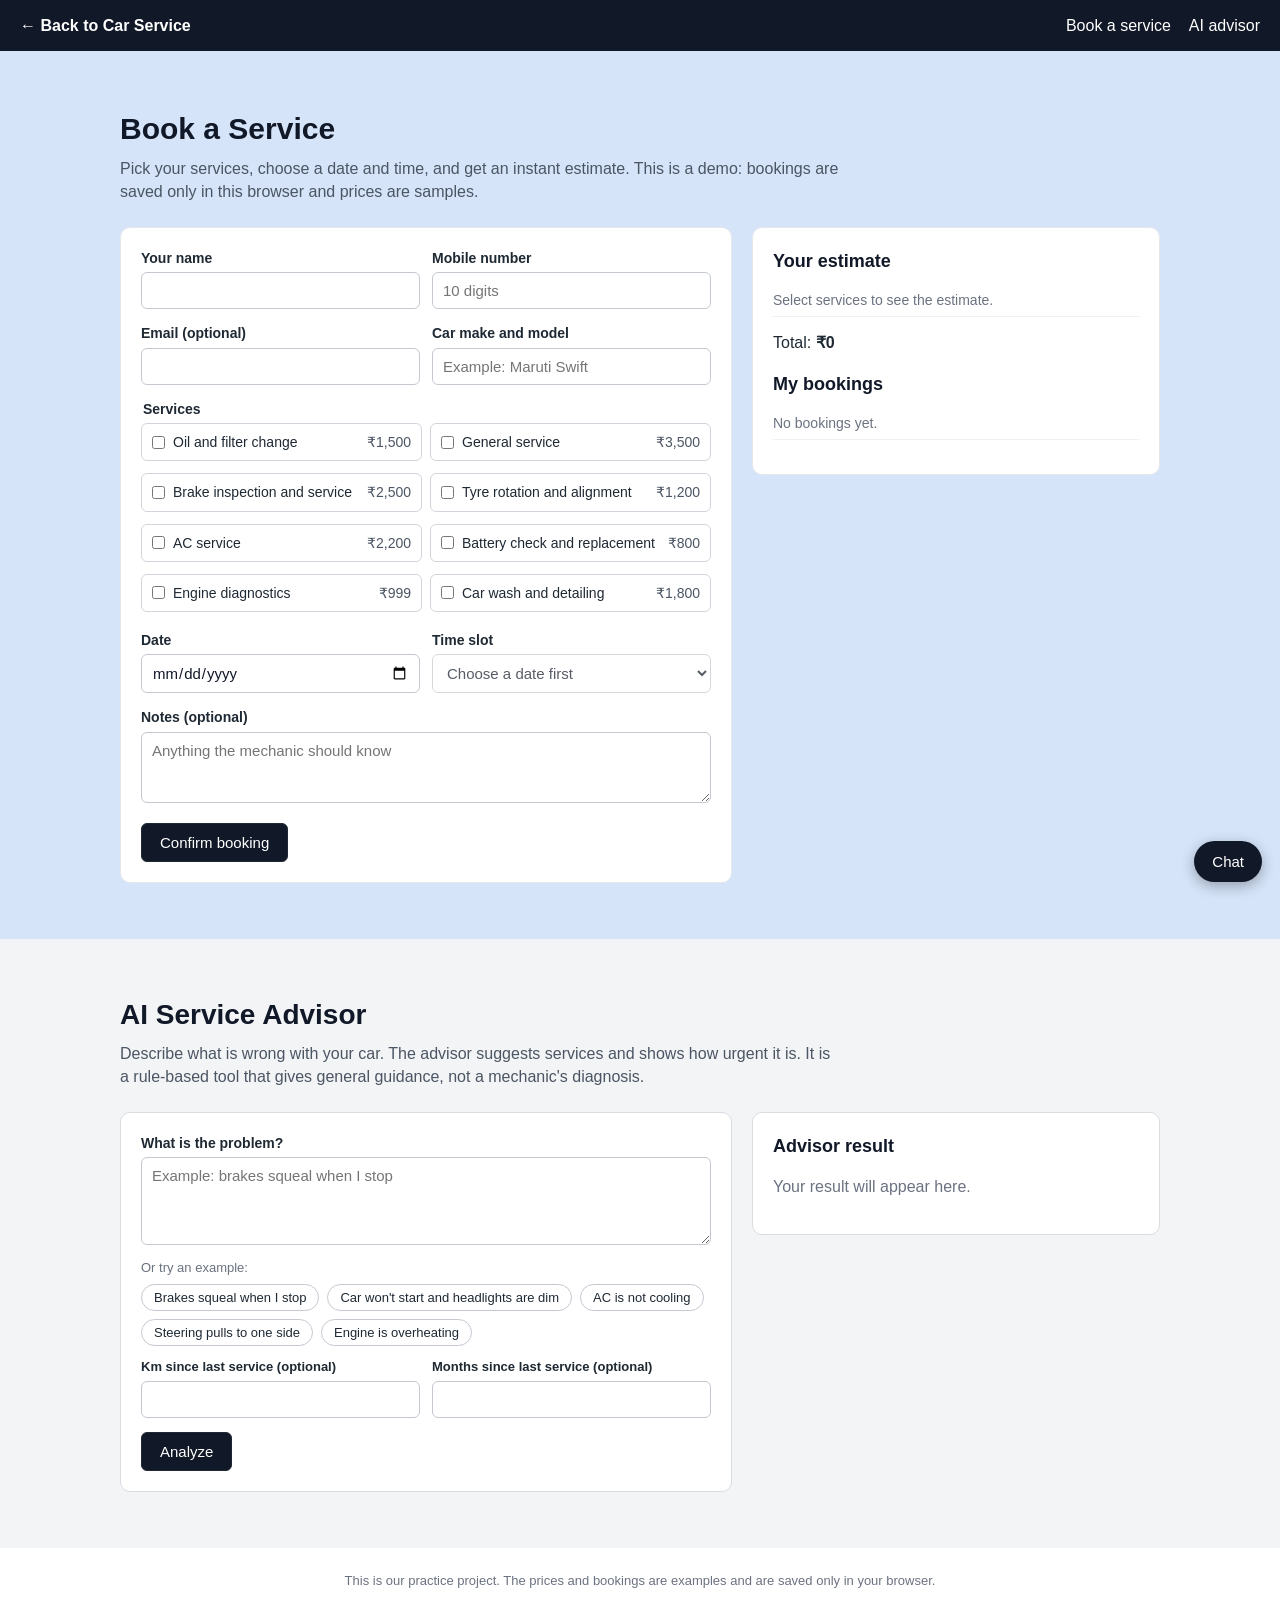
<file: book.html>
<!DOCTYPE html>
<html lang="en">
<head>
  <meta charset="utf-8">
  <meta name="viewport" content="width=device-width, initial-scale=1">
  <title>Book a Service - Car Service</title>
  <link rel="stylesheet" href="css/features.css">
</head>
<body class="cs-page">

  <header class="cs-header">
    <a href="index.html">&larr; Back to Car Service</a>
    <nav aria-label="Page sections">
      <a href="#book">Book a service</a>
      <a href="#advisor">AI advisor</a>
    </nav>
  </header>

  <main>
    <section id="book" class="cs-section">
      <div class="cs-inner">
        <h1 class="cs-title">Book a Service</h1>
        <p class="cs-sub">Pick your services, choose a date and time, and get an instant estimate. This is a demo: bookings are saved only in this browser and prices are samples.</p>
        <div class="cs-grid">
          <form id="booking-form" class="cs-card" novalidate>
            <div class="cs-two">
              <div class="cs-field">
                <label for="bk-name">Your name</label>
                <input id="bk-name" type="text" autocomplete="name">
                <p class="cs-error" id="err-name" role="alert"></p>
              </div>
              <div class="cs-field">
                <label for="bk-phone">Mobile number</label>
                <input id="bk-phone" type="tel" inputmode="numeric" autocomplete="tel" placeholder="10 digits">
                <p class="cs-error" id="err-phone" role="alert"></p>
              </div>
            </div>
            <div class="cs-two">
              <div class="cs-field">
                <label for="bk-email">Email (optional)</label>
                <input id="bk-email" type="email" autocomplete="email">
                <p class="cs-error" id="err-email" role="alert"></p>
              </div>
              <div class="cs-field">
                <label for="bk-model">Car make and model</label>
                <input id="bk-model" type="text" placeholder="Example: Maruti Swift">
                <p class="cs-error" id="err-model" role="alert"></p>
              </div>
            </div>
            <fieldset class="cs-field">
              <legend>Services</legend>
              <div id="bk-services" class="cs-checks"></div>
              <p class="cs-error" id="err-services" role="alert"></p>
            </fieldset>
            <div class="cs-two">
              <div class="cs-field">
                <label for="bk-date">Date</label>
                <input id="bk-date" type="date">
                <p class="cs-error" id="err-date" role="alert"></p>
              </div>
              <div class="cs-field">
                <label for="bk-slot">Time slot</label>
                <select id="bk-slot" disabled><option value="">Choose a date first</option></select>
                <p class="cs-error" id="err-slot" role="alert"></p>
              </div>
            </div>
            <div class="cs-field">
              <label for="bk-notes">Notes (optional)</label>
              <textarea id="bk-notes" rows="3" placeholder="Anything the mechanic should know"></textarea>
            </div>
            <button type="submit" class="cs-btn cs-primary">Confirm booking</button>
            <p id="bk-confirm" class="cs-confirm" role="status" hidden></p>
          </form>

          <aside class="cs-card">
            <h2>Your estimate</h2>
            <ul id="estimate-list" class="cs-list"></ul>
            <p class="cs-total">Total: <strong id="estimate-total"></strong></p>
            <h2>My bookings</h2>
            <ul id="booking-list" class="cs-list"></ul>
          </aside>
        </div>
      </div>
    </section>

    <section id="advisor" class="cs-section cs-alt">
      <div class="cs-inner">
        <h2 class="cs-title">AI Service Advisor</h2>
        <p class="cs-sub">Describe what is wrong with your car. The advisor suggests services and shows how urgent it is. It is a rule-based tool that gives general guidance, not a mechanic's diagnosis.</p>
        <div class="cs-grid">
          <form id="advisor-form" class="cs-card" novalidate>
            <label for="advisor-input">What is the problem?</label>
            <textarea id="advisor-input" rows="4" placeholder="Example: brakes squeal when I stop"></textarea>
            <p class="cs-hint">Or try an example:</p>
            <div id="advisor-examples" class="cs-chips"></div>
            <div class="cs-row">
              <div>
                <label for="adv-km">Km since last service (optional)</label>
                <input id="adv-km" type="number" min="0" inputmode="numeric">
              </div>
              <div>
                <label for="adv-months">Months since last service (optional)</label>
                <input id="adv-months" type="number" min="0" inputmode="numeric">
              </div>
            </div>
            <p class="cs-error" id="err-advisor" role="alert"></p>
            <button type="submit" class="cs-btn cs-primary">Analyze</button>
          </form>
          <div id="advisor-result" class="cs-card" aria-live="polite">
            <h3>Advisor result</h3>
            <p class="cs-muted">Your result will appear here.</p>
          </div>
        </div>
      </div>
    </section>
  </main>

  <footer class="cs-footer">
    This is our practice project. The prices and bookings are examples and are saved only in your browser.
  </footer>

  <script src="js/ai.js"></script>
  <script src="js/booking.js"></script>
  <script src="js/app.js"></script>
  <script src="js/chat.js"></script>
</body>
</html>
</file>
<file: css/features.css>
/* Styles for the booking form, AI advisor and chat assistant. All classes start with cs- */

[hidden] { display: none !important; }

.cs-section {
  padding: 56px 16px;
  background: #d5e4f9;
  color: #1f2933;
  font-family: "Helvetica Neue", Helvetica, Arial, sans-serif;
  clear: both;
}

.cs-section.cs-alt { background: #f3f4f6; }

.cs-inner { max-width: 1040px; margin: 0 auto; }

.cs-title { margin: 0 0 6px; font-size: 28px; color: #111827; }

.cs-sub { margin: 0 0 24px; color: #4b5563; max-width: 720px; }

.cs-grid {
  display: grid;
  grid-template-columns: 3fr 2fr;
  gap: 20px;
  align-items: start;
}

.cs-card {
  background: #ffffff;
  border: 1px solid #e5e7eb;
  border-radius: 10px;
  padding: 20px;
}

.cs-alt .cs-card { border-color: #d9dce1; }

.cs-card h2,
.cs-card h3 { margin: 0 0 10px; font-size: 18px; color: #111827; }
.cs-card h4 { margin: 16px 0 8px; font-size: 15px; }

.cs-field { margin: 0 0 14px; padding: 0; border: 0; min-width: 0; }

.cs-field label,
.cs-field legend,
.cs-card > label {
  display: block;
  margin: 0 0 4px;
  font-size: 14px;
  font-weight: 700;
  border: 0;
}

.cs-field input[type="text"],
.cs-field input[type="tel"],
.cs-field input[type="email"],
.cs-field input[type="date"],
.cs-field select,
.cs-field textarea,
.cs-card textarea,
.cs-row input,
.cs-chat-form input {
  width: 100%;
  padding: 9px 10px;
  border: 1px solid #c4c9d0;
  border-radius: 6px;
  background: #ffffff;
  color: #111827;
  font-size: 15px;
  font-family: inherit;
}

.cs-card textarea { resize: vertical; }

.cs-card input:focus,
.cs-card select:focus,
.cs-card textarea:focus,
.cs-chat-form input:focus,
.cs-btn:focus-visible,
.cs-chip:focus-visible,
.cs-fab:focus-visible {
  outline: 3px solid #93c5fd;
  outline-offset: 1px;
}

[aria-invalid="true"] { border-color: #b91c1c !important; }

.cs-error { min-height: 0; margin: 4px 0 0; color: #b91c1c; font-size: 13px; }
.cs-error:empty { display: none; }

.cs-two { display: grid; grid-template-columns: 1fr 1fr; gap: 12px; }

.cs-checks { display: grid; grid-template-columns: 1fr 1fr; gap: 8px; }

.cs-field .cs-check {
  display: flex;
  align-items: center;
  gap: 8px;
  padding: 8px 10px;
  border: 1px solid #d1d5db;
  border-radius: 6px;
  font-weight: 400 !important;
  cursor: pointer;
  font-size: 14px;
}

.cs-check input { margin: 0; flex: none; }
.cs-check span { flex: 1; }
.cs-check em { font-style: normal; color: #4b5563; white-space: nowrap; }

.cs-btn {
  display: inline-block;
  padding: 10px 18px;
  border: 1px solid #1f2933;
  border-radius: 6px;
  background: #ffffff;
  color: #1f2933;
  font-size: 15px;
  font-family: inherit;
  cursor: pointer;
}

.cs-btn.cs-primary { background: #111827; color: #ffffff; }
.cs-btn.cs-primary:hover { background: #000000; }
.cs-btn.cs-small { padding: 4px 10px; font-size: 13px; }

.cs-confirm {
  margin: 14px 0 0;
  padding: 10px 12px;
  background: #dcfce7;
  border: 1px solid #86efac;
  border-radius: 6px;
  color: #14532d;
}

.cs-list { list-style: none; margin: 0 0 14px; padding: 0; }

.cs-list li {
  display: flex;
  justify-content: space-between;
  gap: 10px;
  padding: 6px 0;
  border-bottom: 1px solid #eef0f3;
  font-size: 14px;
}

.cs-muted { color: #6b7280; }

.cs-total { margin: 8px 0 16px; font-size: 16px; }

.cs-booking { flex-direction: column; align-items: flex-start; gap: 3px !important; }

.cs-issues li { flex-direction: column; gap: 2px; }

.cs-chips { display: flex; flex-wrap: wrap; gap: 8px; margin: 0 0 12px; }

.cs-chip {
  padding: 5px 12px;
  border: 1px solid #c4c9d0;
  border-radius: 999px;
  background: #ffffff;
  color: #1f2933;
  font-size: 13px;
  font-family: inherit;
  cursor: pointer;
}

.cs-chip:hover { background: #eef2ff; }
.cs-chip.cs-static { cursor: default; background: #f3f4f6; }
.cs-chip.cs-static:hover { background: #f3f4f6; }

.cs-hint { margin: 8px 0 6px; font-size: 13px; color: #6b7280; }

.cs-row { display: grid; grid-template-columns: 1fr 1fr; gap: 12px; margin: 8px 0 14px; }
.cs-row label { display: block; margin: 0 0 4px; font-size: 13px; font-weight: 700; }

.cs-badge {
  display: inline-block;
  margin: 0 0 10px;
  padding: 4px 12px;
  border-radius: 999px;
  font-size: 13px;
  font-weight: 700;
}

.cs-badge.cs-u3 { background: #fee2e2; color: #991b1b; }
.cs-badge.cs-u2 { background: #fef3c7; color: #92400e; }
.cs-badge.cs-u1 { background: #dcfce7; color: #166534; }

.cs-maint { margin: 0 0 8px; padding: 8px 10px; border-radius: 6px; font-size: 14px; }
.cs-maint.cs-m-due { background: #fee2e2; color: #991b1b; }
.cs-maint.cs-m-soon { background: #fef3c7; color: #92400e; }
.cs-maint.cs-m-ok { background: #dcfce7; color: #166534; }

.cs-note { margin: 12px 0 0; font-size: 12px; color: #6b7280; }

/* floating buttons */
.cs-fab {
  position: fixed;
  bottom: 18px;
  z-index: 1000;
  padding: 12px 18px;
  border: 0;
  border-radius: 999px;
  background: #111827;
  color: #ffffff !important;
  font-size: 15px;
  font-family: "Helvetica Neue", Helvetica, Arial, sans-serif;
  text-decoration: none !important;
  box-shadow: 0 4px 14px rgba(0, 0, 0, 0.3);
  cursor: pointer;
}

.cs-fab-left { left: 18px; }
.cs-fab-right { right: 18px; }

/* chat */
.cs-chat {
  position: fixed;
  right: 18px;
  bottom: 76px;
  z-index: 1001;
  width: 340px;
  max-width: calc(100vw - 36px);
  max-height: 70vh;
  display: flex;
  flex-direction: column;
  background: #ffffff;
  border: 1px solid #d1d5db;
  border-radius: 12px;
  box-shadow: 0 10px 30px rgba(0, 0, 0, 0.25);
  color: #1f2933;
  font-family: "Helvetica Neue", Helvetica, Arial, sans-serif;
}

.cs-chat-head {
  display: flex;
  justify-content: space-between;
  align-items: center;
  padding: 10px 14px;
  background: #111827;
  color: #ffffff;
  border-radius: 12px 12px 0 0;
}

.cs-chat-head button {
  background: transparent !important;
  border: 0;
  color: #ffffff;
  font-size: 22px;
  line-height: 1;
  cursor: pointer;
}

.cs-chat-log {
  flex: 1;
  min-height: 160px;
  overflow-y: auto;
  padding: 12px;
  display: flex;
  flex-direction: column;
  gap: 8px;
}

.cs-msg {
  max-width: 85%;
  padding: 8px 12px;
  border-radius: 12px;
  font-size: 14px;
  line-height: 1.4;
}

.cs-msg-bot { align-self: flex-start; background: #f3f4f6; }
.cs-msg-user { align-self: flex-end; background: #111827; color: #ffffff; }

.cs-chat #chat-suggestions { padding: 0 12px; margin: 0 0 8px; }

.cs-chat-form { display: flex; gap: 8px; padding: 0 12px 8px; }
.cs-chat-form input { flex: 1; }
.cs-chat .cs-note { margin: 0; padding: 0 12px 10px; }

.cs-toast {
  position: fixed;
  left: 50%;
  bottom: 80px;
  transform: translateX(-50%) translateY(20px);
  z-index: 2000;
  max-width: calc(100vw - 32px);
  padding: 10px 16px;
  background: #111827;
  color: #ffffff;
  border-radius: 8px;
  font-size: 14px;
  opacity: 0;
  pointer-events: none;
  transition: opacity 0.2s, transform 0.2s;
}

.cs-toast.cs-show { opacity: 1; transform: translateX(-50%) translateY(0); }

@media (max-width: 800px) {
  .cs-grid { grid-template-columns: 1fr; }
  .cs-checks,
  .cs-two,
  .cs-row { grid-template-columns: 1fr; }
}

@media (prefers-reduced-motion: reduce) {
  .cs-toast { transition: none; }
}

/* standalone booking page */
.cs-page, .cs-page *, .cs-chat, .cs-chat *, .cs-fab { box-sizing: border-box; }

.cs-page {
  margin: 0;
  background: #ffffff;
  color: #1f2933;
  font-family: "Helvetica Neue", Helvetica, Arial, sans-serif;
  line-height: 1.45;
}

.cs-header {
  display: flex;
  justify-content: space-between;
  align-items: center;
  gap: 12px;
  flex-wrap: wrap;
  padding: 14px 20px;
  background: #111827;
}

.cs-header a { color: #ffffff; text-decoration: none; font-weight: 700; }
.cs-header nav { display: flex; gap: 18px; }
.cs-header nav a { font-weight: 400; }
.cs-header a:hover { text-decoration: underline; }

.cs-footer {
  padding: 24px 16px 90px;
  text-align: center;
  font-size: 13px;
  color: #6b7280;
}

h1.cs-title { font-size: 30px; }
</file>
